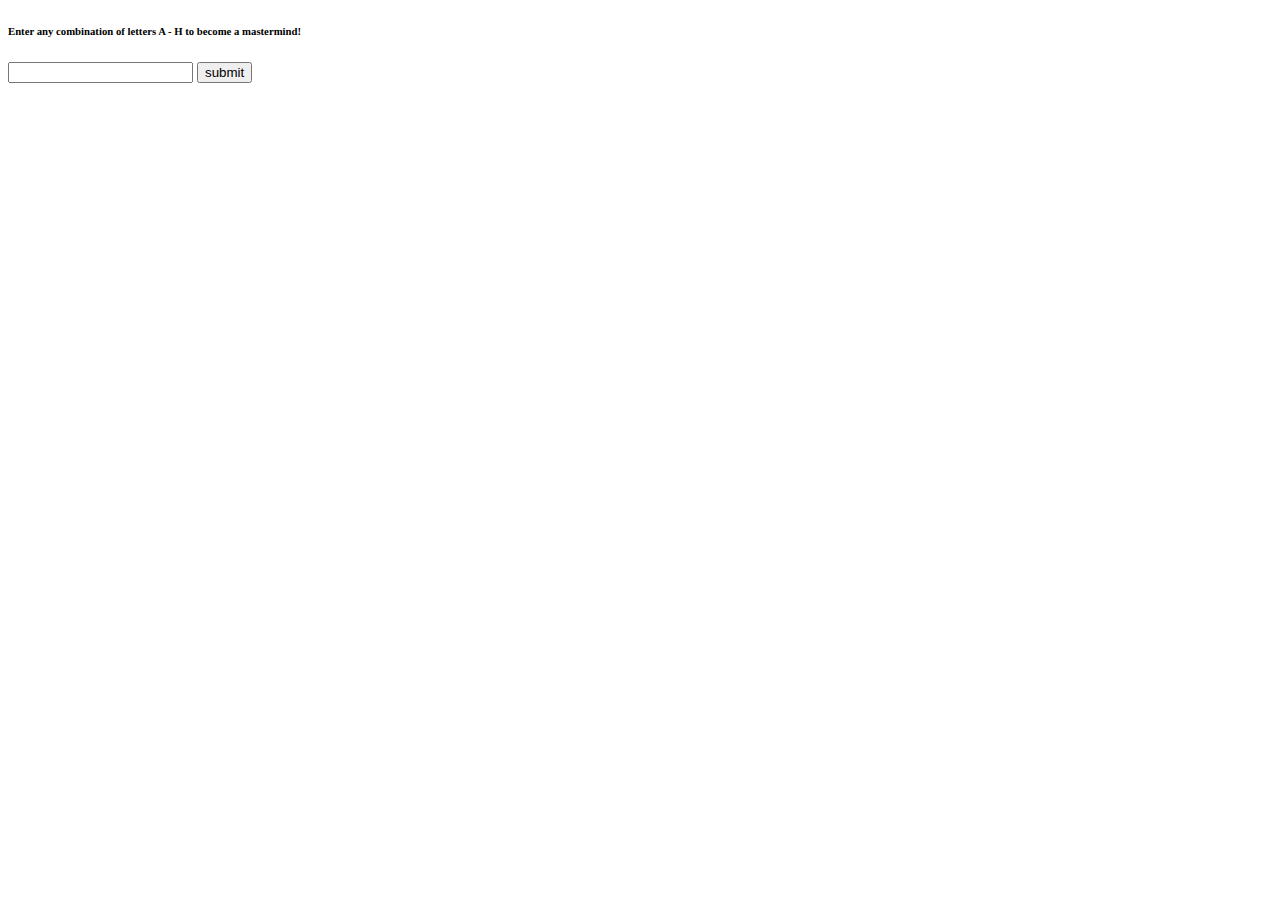
<file: projects/JSmastermind/index.html>
<!DOCTYPE html>
<html>
  <head>
    <meta charset="utf-8">
    <title>Mastermind</title>
    <link rel="stylesheet" href="style.css">
    <link rel="stylesheet" href="https://maxcdn.bootstrapcdn.com/bootstrap/4.0.0-alpha.6/css/bootstrap.min.css" integrity="sha384-rwoIResjU2yc3z8GV/NPeZWAv56rSmLldC3R/AZzGRnGxQQKnKkoFVhFQhNUwEyJ" crossorigin="anonymous">
  </head>
  <body>
    <main>
      <div id="container">
        <h6>Enter any combination of letters A - H to become a mastermind!</h6>
        <div class="">

        </div>
        <div>
          <input type="text" id='guess' name="guessTextInput" value="">
          <input type="submit" id="button" name="guessButton" value="submit">
        </div>
      </div>
    </main>
  </body>
  <script type="text/javascript" src="test.js"></script>
</html>
</file>
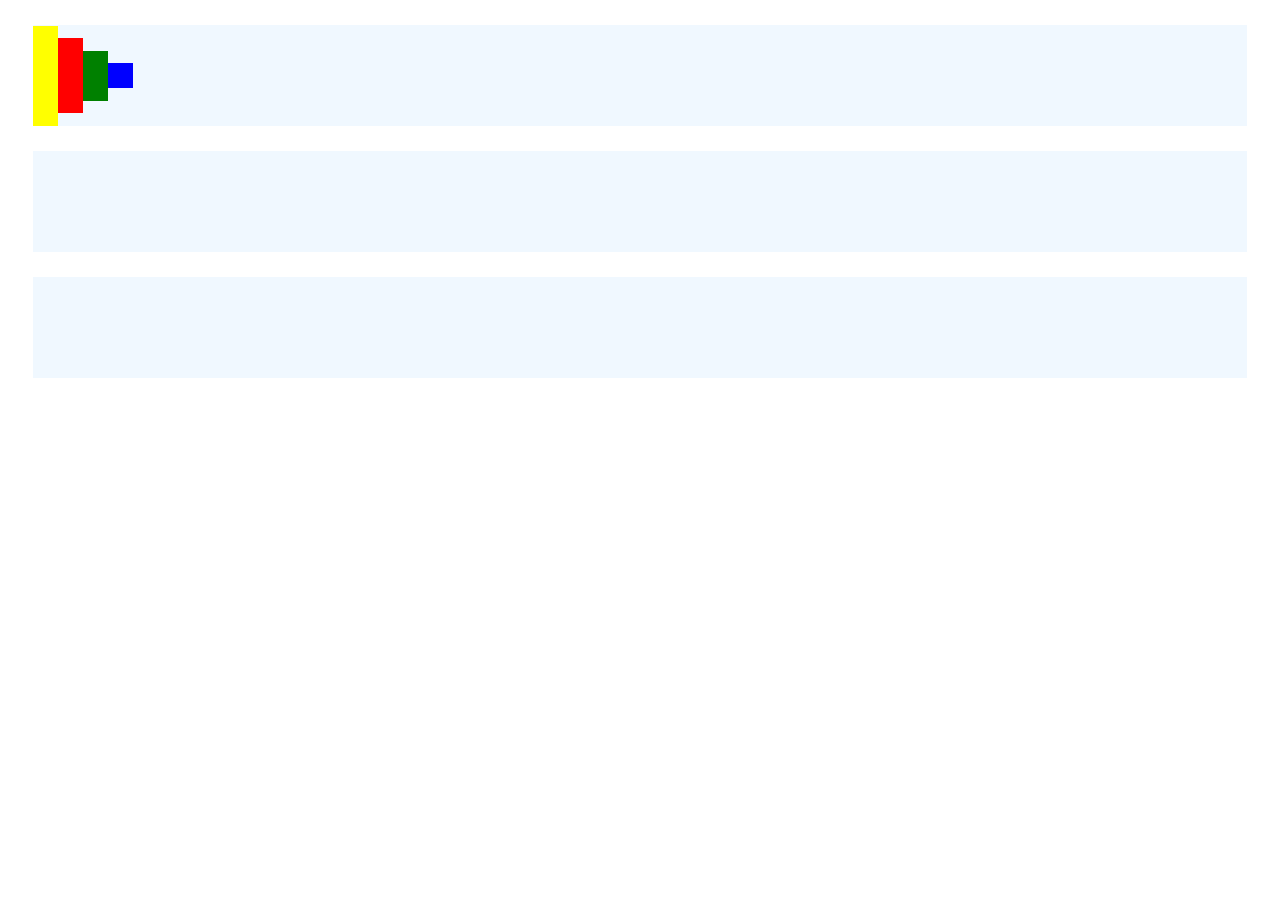
<file: projects/JStowersofhanoi/index.html>
<!DOCTYPE html>
<html>
<head>
  <meta name="viewport" content="width=device-width, initial-scale=1">
  <title>Towers of Hanoi</title>
  <link rel="stylesheet" href="style.css" />
</head>
<body>
  <div data-stack="1">
    <div data-block="100"></div>
    <div data-block="75"></div>
    <div data-block="50"></div>
    <div data-block="25"></div>
  </div>
  <div data-stack="2">
  </div>
  <div data-stack="3">
  </div>
  <div id="announce-game-won"></div>
  <script type="text/javascript" src="https://cdnjs.cloudflare.com/ajax/libs/jquery/3.2.1/jquery.min.js"></script>
  <script type="text/javascript" src="script.js"></script>
</body>
</html>
</file>
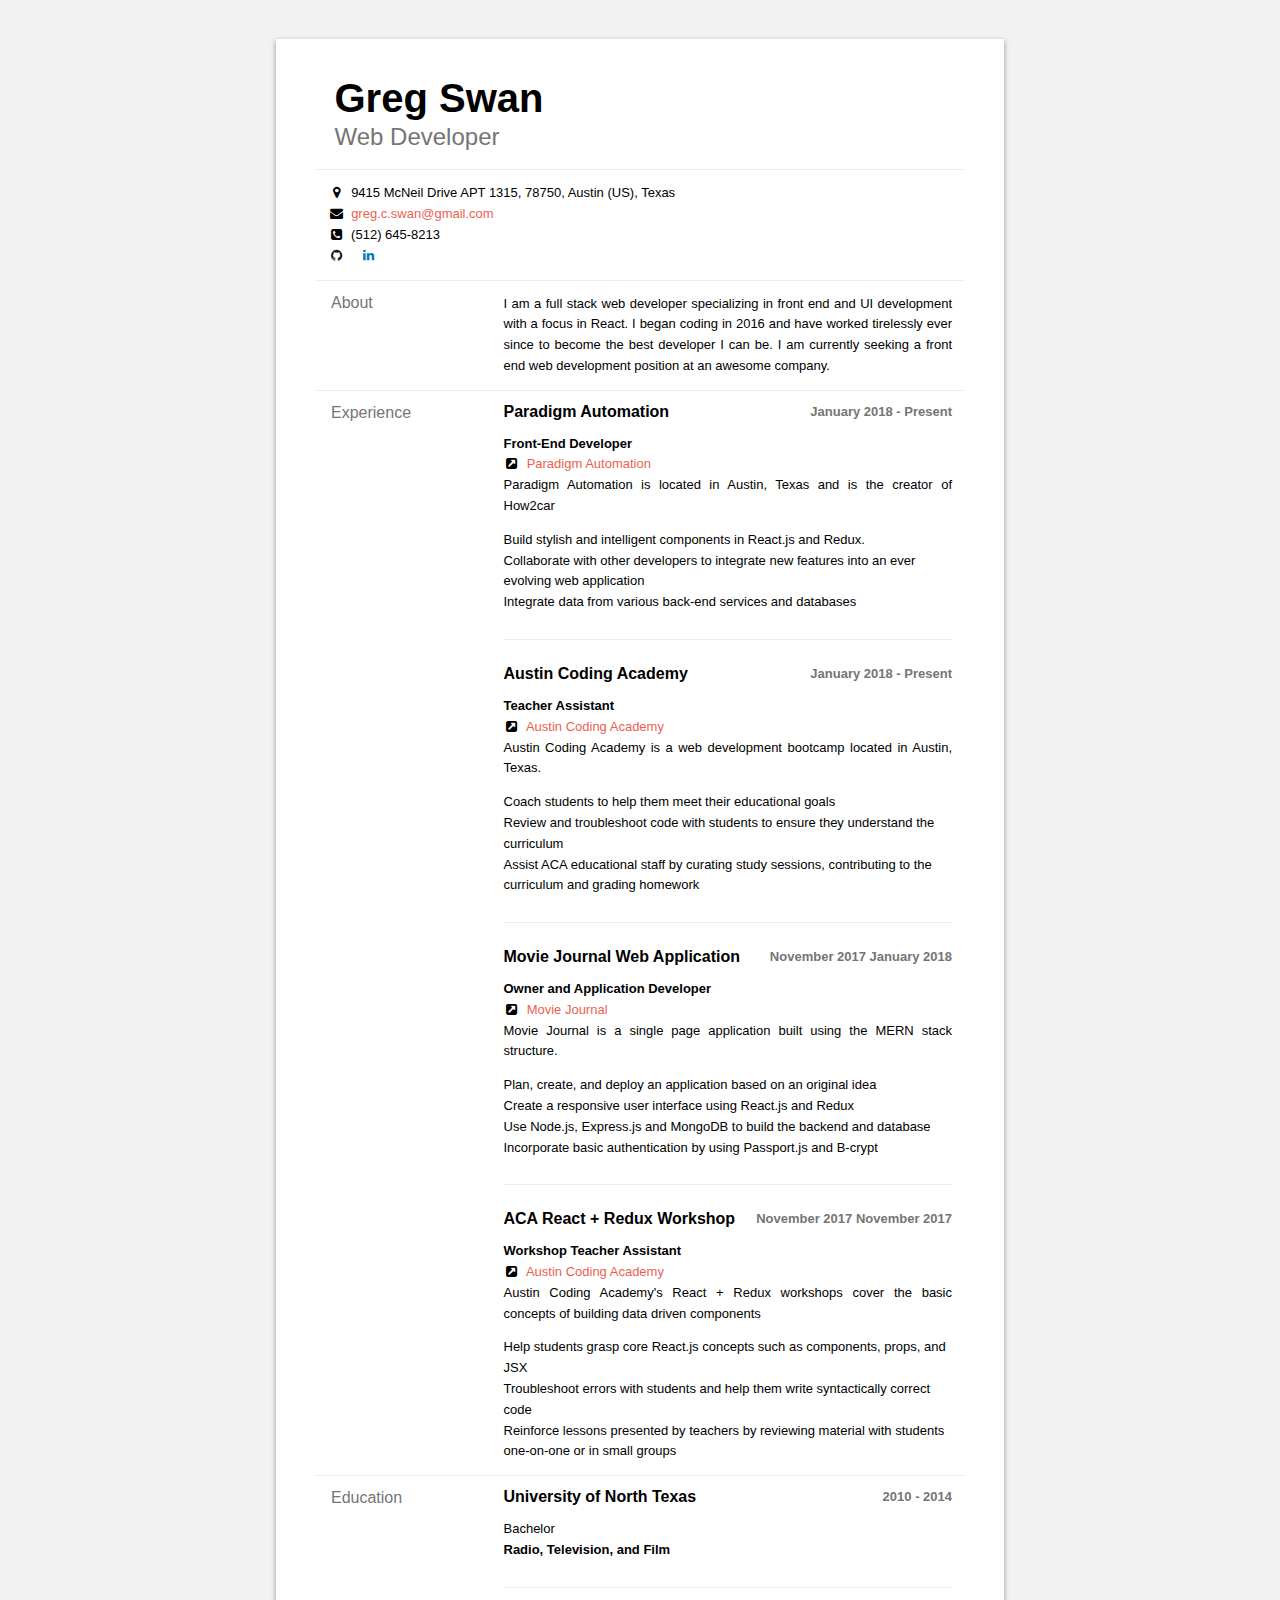
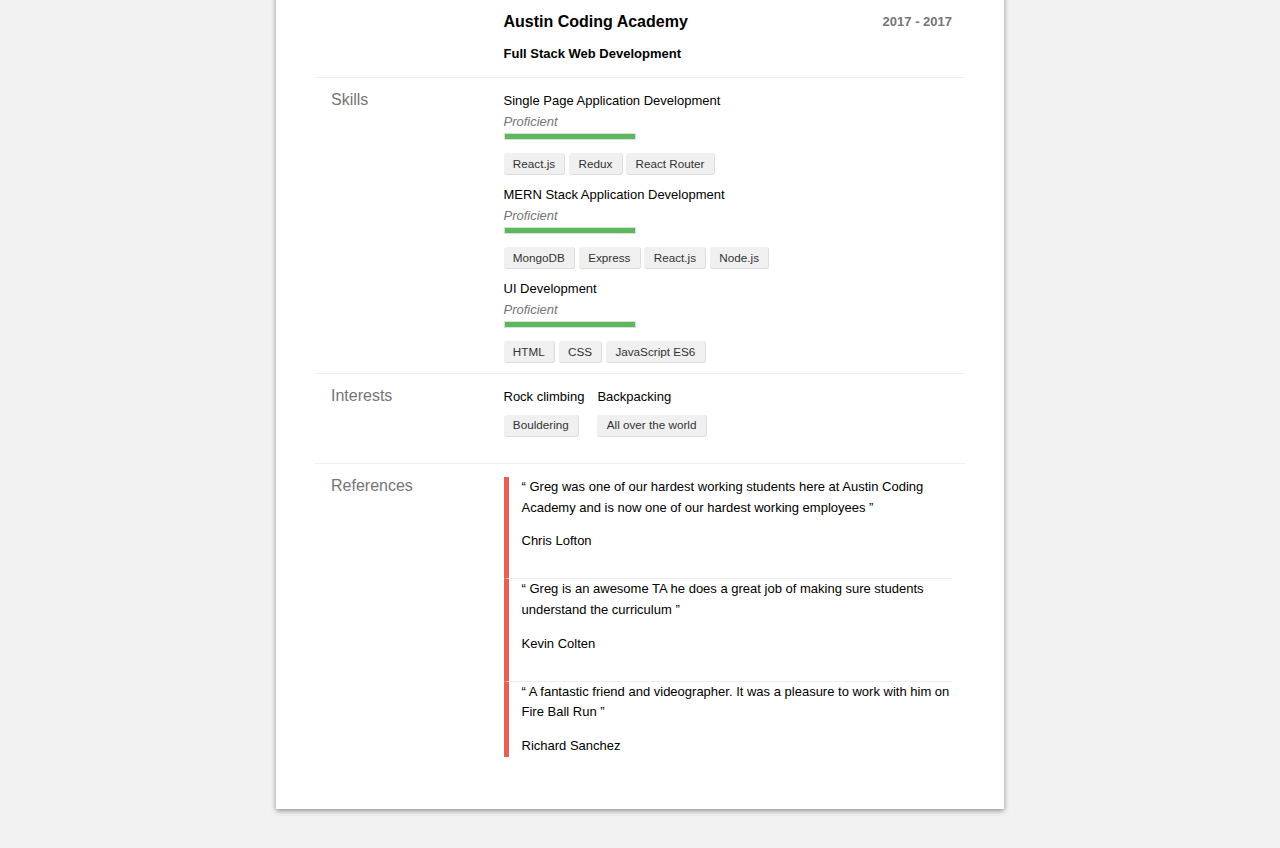
<file: pages/resume.html>
<!doctype html>
<html>
	<meta charset="utf-8" />
	<meta name="viewport" content="width=device-width, initial-scale=1.0, user-scalable=no" />
	<title>Greg Swan</title>
	<link rel="stylesheet" href="https://maxcdn.bootstrapcdn.com/font-awesome/4.4.0/css/font-awesome.min.css" />
	<link href='https://fonts.googleapis.com/css?family=Roboto:400,700,400italic' rel='stylesheet' type='text/css'>
	<style>
		/********************************************
* 	reset from
* 	http://meyerweb.com/eric/tools/css/reset/
*******************************************/
html, body, div, span, applet, object, iframe,
h1, h2, h3, h4, h5, h6, p, blockquote, pre,
a, abbr, acronym, address, big, cite, code,
del, dfn, em, img, ins, kbd, q, s, samp,
small, strike, strong, sub, sup, tt, var,
b, u, i, center,
dl, dt, dd, ol, ul, li,
fieldset, form, label, legend,
table, caption, tbody, tfoot, thead, tr, th, td,
article, aside, canvas, details, embed, 
figure, figcaption, footer, header, hgroup, 
menu, nav, output, ruby, section, summary,
time, mark, audio, video {
	margin: 0;
	padding: 0;
	border: 0;
	font-size: 100%;
	vertical-align: baseline;
}
article, aside, details, figcaption, figure, 
footer, header, hgroup, menu, nav, section {
	display: block;
}
body {
	line-height: 1;

}
ol, ul {
	list-style: none;
}
blockquote, q {
	quotes: none;
}
blockquote:before, blockquote:after,
q:before, q:after {
	content: '';
	content: none;
}
table {
	border-collapse: collapse;
	border-spacing: 0;
}
/* Custom reset */
.main-summary p, 
#publications .item,
#skills .item,
#languages .item,
#references .item,
#interests .item{
	margin: 0;
}


/****************
*		SMARTPHONES		
****************/
em {
	color: #757575;
}
p {
	margin: 1em 0;
}
blockquote {
	margin: 0;
	margin-bottom: 1em;
}
strong {
	font-weight: 700;
	font-size: 1.1em;
}
ul {
	margin-top: 1em; 
}
div.item {
	margin: 1em 0 2em;
	padding-bottom: 2em;
}
div.item:last-of-type {
	margin: 0;
	border-bottom: none;
	padding-bottom: 0;
}
p {
	text-align: justify;
}


/* Headers */
h1, h2, h3, h4, h5, h6 {
	font-weight: 700;
}
h1 {
	font-size: 2.5rem;
}
h2,
h3 {
	font-size: 1rem;
}
a {
	color: #EB5F51;
	text-decoration: none;
}
a:hover {
	text-decoration: underline;
}

/* Layout */
body {
	background: #f2f2f2;
	line-height: 1.6;
	font-size: 13px;
	font-family: "Helvetica Neue", Helvetica, Arial, sans-serif;
}

#resume {
	padding: 1rem 0;
	margin: 1rem auto;
}

#header {
	padding: 0 1em;
	margin-bottom: 1em;
}

#resume > header div {
	display: table;
	padding-left: 0.5em;
}

#resume > header div.middle {
	padding-top: 1.5em;
}

header img {
	display: block;
	width: 10em;
	border-radius: 0.275em;
	float: right;
	vertical-align: middle;
}

header .name {
	line-height: 1;
}

header .label {
	font-size: 1.5rem;
	font-weight: 400;
	color: #757575;
}

section:not(.section) {
	padding: .5em 1rem;
}

section#references {
	border-bottom:none;
}

section#basics {
	background: inherit;
	margin-bottom: 0;
}

section#skills {
	padding-bottom: 0;
}

section#education, 
section#work, 
.main-summary section {
	padding-bottom: 1em;
}

header::after {
	display: table;
	content: " ";
	clear: both;
}

h2.section-title {
	text-align: left;
	font-size: 1rem;
	font-weight: 400;
	color: #757575;
	padding: 1em 1rem 0;
	margin-bottom: 0.1275em;
}

.date {
	font-weight: 700;
	color: #757575;
}

.position, .area, .institution {
	font-weight: 700;
}

#interests .item, #languages .item {
	padding: 0 1em 1em 0;
	border-bottom: none;
}

.website::before {
	display: inline-block;
	font: normal normal normal 14px/1 FontAwesome;
	font-size: inherit;
	text-rendering: auto;
	-webkit-font-smoothing: antialiased;
	-moz-osx-font-smoothing: grayscale;
	text-decoration: none;
	min-width: 1.25em;
	margin-right: 0.25em;
	text-align: center;
	content: '\f14c';
}

#profiles, #skills, #interests, #languages {
	display: -webkit-box;
	display: -moz-box;
	display: -ms-flexbox;
	display: -webkit-flex;
	display: flex;
	-webkit-flex-flow: row wrap;
	flex-flow: row wrap;
	-webkit-justify-content: flex-start;
	justify-content: flex-start;
  padding-bottom: 1em;
}

#profiles, #location {
	box-shadow: none;
	padding: 0;
}

#profiles .item {
	margin: 0;
	padding: 0;
	padding-right: 1em;
	border-bottom: none;
}

#interests ul {
	margin-top: 0.5em;
}

#publications .name {
	font-style: italic;
}

.courses li, .keywords li{
	display: inline-block;
	background: #f0f0f0;
	font-size: 0.9em;
	line-height: 1;
	color: #333;
	padding: 0.4em 0.8em;
	border-bottom: 1px solid #ddd;
	border-right: 1px solid #ddd;
	border-radius: 3px;
}

#publications .date {
	font-weight: normal;
	color: #000;	
}

#skills .item {
	min-width: 15em;
	padding: 0 .5em .8em 0;
	border-bottom: none;
}


/* Skills chart */
#skills .level .bar {
	border: 1px solid #ddd;
	display: block;
	width: 10em;
	height: 5px;
	margin: 0em 0 1em 0;
	position: relative;
}

#skills .level .bar::after {
	position: absolute;
	content: " ";
	top: 0;
	left: 0;
	background: black;
	height: 5px;
}

#skills .level.beginner .bar::after {
	background: #EB5F51;
	width: 2.5em;
} 

#skills .level.intermediate .bar::after {
	background: #ffdf1f;
	width: 5em;
} 

#skills .level.advanced .bar::after {
	background: #59C596;
	width: 7.5em;
} 

#skills .level.master .bar::after {
	background: #5CB85C;
	width: 10em;
}

#references .item {
	padding-left: 1em;
	border-left: 5px solid #EB5F51;
}

.fa.social {
	margin-right: 0.25em;
	font-size: 1.1em;
}

/* Social Media Brand Colors */
.google-plus {
	color: #dd4b39;	
}

.tumblr {
	color:#32506d;
}

.foursquare {
	color:  #0072b1;
}

.facebook {
	color: #3b5998;
}

.linkedin {
	color: #007bb6;
}

.pinterest {
	color: #cb2027;
}

.dribbble {
	color: #ea4c89;
}

.instagram {
	color: #517fa4;
}

.twitter {
	color: #00aced;
}

.soundcloud { 
	color: #ff3a00;
}

.wordpress {
	color: #21759b;
}

.youtube {
	color: #bb0000;
}

.github {
	color: #171515;
}

.stack-overflow {
	color: #828386;
	position: relative;
}

.flickr {
	color: #ff0084;
}      

.stack-overflow::after {
	position: absolute;
	left: 0;
	content: '\f16c';
	color: #f68a1f;
	overflow: hidden;
	height: 40%;
}

/******************
*		HELPER CLASSES	
******************/
.fa {
	min-width: 1.25em;
	margin-right: 0.25em;
	text-align: center;
}

.clear {
	display: table;
	clear: both;
}


/****************
*		TABLET
****************/
@media screen and (min-width: 602px) { 
	
	#resume {
		width: 550px;
		margin: 0 auto;
	}
	section > header > h3 {
		float:left;
	}
	section > header > .date {
		float: right;
		line-height: 1.3;
	}

}


/****************
*		LAPTOP	
****************/
@media screen and (min-width: 1025px) { 
	
	#resume {
		width: 650px;		
		padding: 3em;
		margin: 3em auto;
		background: #fff;
		box-shadow: 0 2px 5px rgba(0, 0, 0, 0.4);
	}

	.section {
		display: -webkit-box;
		display: -moz-box;
		display: -ms-flexbox;
		display: -webkit-flex;
		display: flex;
		-webkit-flex-flow: row wrap;
		flex-flow: row wrap;
		-webkit-justify-content: space-between;
		justify-content: space-between;
		margin-bottom: 1em;
		margin-top: 1em;
		border-bottom: 1px solid #eee;
	}

	.section:last-of-type {
		border-bottom: none;
		margin-bottom: 0;
	}

	section > header {
		line-height: 1;
		padding-bottom: 1em; 
	}

	h2.section-title {
		line-height: 1.1;
		padding-top: 0;
	}

	section:not(.section) {
		width: 34.5em;
		padding: 0 1em 1em 0;
		margin-top:0;
		border: none;
	}

	section p {
		margin: 0;
	}

	section#basics {
		width: auto;
		padding-top: 1em;
		padding-left: 1em;
		padding-bottom: 0;
		border-top: 1px solid #eee;
		border-bottom: 1px solid #eee;
	}

	#profiles .item{
		padding-bottom: 1em;
	}

	div {
		padding: 0;
	}

	#skills .item {
		padding-left:0;
		margin-top: 0;
	}

	div.item {
		margin-top: 0;
		border-bottom: 1px solid #eee;
	}

}
	</style>
	

	<body>
		<div id="resume-body">
			
		<div id="resume">
				<header id="header">
						<div>
							<h1 class="name">Greg Swan</h1>
							<h2 class="label">Web Developer</h2>
						</div>

				</header>
				
				<section id="basics">
					
						<div id="location">
							<span class="fa fa-map-marker"></span>
							<span class="address">
								9415 McNeil Drive APT 1315,
							</span>
							<span class="postalCode">
								78750,
							</span>
							<span class="city">
								Austin
							</span>
							<span class="countryCode">
								(US),
							</span>
							<span class="region">
								Texas
							</span>
						</div>

					<div id="contact">
						<div class="email">
							<span class="fa fa-envelope"></span>
							<a href="mailto:greg.c.swan@gmail.com">greg.c.swan@gmail.com</a>
						</div>
						<div class="phone">
							<span class="fa fa-phone-square"></span>
							(512) 645-8213
						</div>
					</div>
				

					<div id="profiles">
						<div class="item">
							<a href="https://github.com/gcswan"><span class="network fa fa-github github"></span></a>
						</div>
						<div class="item">
							<a href="https://www.linkedin.com/in/greg-c-swan-89732a98/"><span class="network fa fa-linkedin linkedin"></span></a>
						</div>
					</div>
				</section>

				<section class="section main-summary">
					<h2 class='section-title'>About</h2>
					<section>
						<p>I am a full stack web developer specializing in front end and UI development with a focus in React. I began coding in 2016 and have worked tirelessly ever since to become the best developer I can be. I am currently seeking a front end web development position at an awesome company.</p>
					</section>
				</section>

				</section>

				<section class="section">
					<h2 class='section-title'>Experience</h2>
					<section id="work">
						<header>
							<h3 class="name">
								Paradigm Automation
							</h3>
							<div class="date">
								<span class="startDate">
									January 2018
								</span>
								<span class="endDate">
									- Present
								</span>
							</div>
						</header>
							<div class="item">
								<div class="position">
									Front-End Developer
								</div>
								<div class="website">
									<a href="paradigmautomation.co">Paradigm Automation</a>
								</div>
								<div class="summary">
									<p>Paradigm Automation is located in Austin, Texas and is the creator of How2car</p>
								</div>
								<ul class="highlights">
									<li>Build stylish and intelligent components in React.js and Redux.</li>
									<li>Collaborate with other developers to integrate new features into an ever evolving web application</li>
									<li>Integrate data from various back-end services and databases</li>
								</ul>
							</div>
						<header>
							<h3 class="name">
								Austin Coding Academy
							</h3>
							<div class="date">
								<span class="startDate">
									January 2018
								</span>
								<span class="endDate">
									- Present
								</span>
							</div>
						</header>
						<div class="item">
							<div class="position">
								Teacher Assistant
							</div>
							<div class="website">
								<a href="https://austincodingacademy.com/">Austin Coding Academy</a>
							</div>
							<div class="summary">
								<p>Austin Coding Academy is a web development bootcamp located in Austin, Texas.</p>
							</div>
							<ul class="highlights">
								<li>Coach students to help them meet their educational goals</li>
								<li>Review and troubleshoot code with students to ensure they understand the curriculum</li>
								<li>Assist ACA educational staff by curating study sessions, contributing to the curriculum and grading homework</li>
							</ul>
						</div>
						<header>
							<h3 class="name">
								Movie Journal Web Application
							</h3>
							<div class="date">
								<span class="startDate">
									November 2017
								</span>
								<span class="endDate">
									January 2018 
								</span>
							</div>
						</header>
						<div class="item">
						<div class="position">
							Owner and Application Developer
						</div>
						<div class="website">
							<a href="https://fast-reef-67964.herokuapp.com/">Movie Journal</a>
						</div>
						<div class="summary">
							<p>Movie Journal is a single page application built using the MERN stack structure.</p>
						</div>
						<ul class="highlights">
							<li>Plan, create, and deploy an application based on an original idea</li>
							<li>Create a responsive user interface using React.js and Redux</li>
							<li>Use Node.js, Express.js and MongoDB to build the backend and database</li>
							<li>Incorporate basic authentication by using Passport.js and B-crypt</li>
						</ul>
					</div>
						<header>
							<h3 class="name">
								ACA React + Redux Workshop
							</h3>
							<div class="date">
								<span class="startDate">
									November 2017
								</span>
								<span class="endDate">
									November 2017
								</span>
							</div>
						</header>
						<div class="item">
						<div class="position">
							Workshop Teacher Assistant
						</div>
						<div class="website">
							<a href="https://austincodingacademy.com/">Austin Coding Academy</a>
						</div>
						<div class="summary">
							<p>Austin Coding Academy's React + Redux workshops cover the basic concepts of building data driven components</p>
						</div>
						<ul class="highlights">
							<li>Help students grasp core React.js concepts such as components, props, and JSX</li>
							<li>Troubleshoot errors with students and help them write syntactically correct code</li>
							<li>Reinforce lessons presented by teachers by reviewing material with students one-on-one or in small groups</li>
						</ul>
					</div>
					</section>
				</section>
		
				<section class="section">
					<h2 class='section-title'>Education</h2>
					<section id="education">
							<header>
									<h3 class="institution">
										University of North Texas
									</h3>
								<div class="date">
									<span class="startDate">
										2010
									</span>
									<span class="endDate">
										- 2014
									</span>
								</div>
							</header>
							<div class="item">
									<div class="studyType">
										Bachelor
									</div>
									<div class="area">
										Radio, Television, and Film
									</div>
							</div>
							<header>
									<h3 class="institution">
										Austin Coding Academy
									</h3>
								<div class="date">
									<span class="startDate">
										2017
									</span>
									<span class="endDate">
										- 2017
									</span>
								</div>
							</header>
							<div class="item">
									<div class="area">
										Full Stack Web Development
									</div>
							</div>
					</section>
				</section>

		
		
				<section class="section">
					<h2 class='section-title'>Skills</h2>
					<section id="skills">
						<div class="item">
							<div class="name">
								Single Page Application Development
							</div>
							<div class="level master">
								<em>Proficient</em>
								<div class="bar"></div>
							</div>
							<ul class="keywords">
								<li>React.js</li>
								<li>Redux</li>
								<li>React Router</li>
							</ul>
						</div>
						<div class="item">
							<div class="name">
								MERN Stack Application Development
							</div>
							<div class="level master">
								<em>Proficient</em>
								<div class="bar"></div>
							</div>
							<ul class="keywords">
								<li>MongoDB</li>
								<li>Express</li>
								<li>React.js</li>
								<li>Node.js</li>
							</ul>
						</div>
						<div class="item">
							<div class="name">
								UI Development
							</div>
							<div class="level master">
								<em>Proficient</em>
								<div class="bar"></div>
							</div>
							<ul class="keywords">
								<li>HTML</li>
								<li>CSS</li>
								<li>JavaScript ES6</li>
							</ul>
						</div>
					</section>
				</section>


				<section class="section">
					<h2 class='section-title' class='section-title'>Interests</h2>
					<section id="interests">
						<div class="item">
							<div class="name">
								Rock climbing
							</div>
							<ul class="keywords">
								<li>Bouldering</li>
							</ul>
						</div>
						<div class="item">
							<div class="name">
								Backpacking
							</div>
							<ul class="keywords">
								<li>All over the world</li>
							</ul>
						</div>
					</section>
				</section>
		
				<section class="section">
					<h2 class='section-title'>References</h2>
					<section id="references">
						<div class="item">
							<blockquote class="reference">
								&#8220;&#32;Greg was one of our hardest working students here at Austin Coding Academy and is now one of our hardest working employees&#32;&#8221;
							</blockquote>
							<div class="name">
								Chris Lofton
							</div>
						</div>
						<div class="item">
							<blockquote class="reference">
								&#8220;&#32;Greg is an awesome TA he does a great job of making sure students understand the curriculum&#32;&#8221;
							</blockquote>
							<div class="name">
								Kevin Colten
							</div>
						</div>
						<div class="item">
							<blockquote class="reference">
								&#8220;&#32;A fantastic friend and videographer. It was a pleasure to work with him on Fire Ball Run&#32;&#8221;
							</blockquote>
							<div class="name">
								Richard Sanchez
							</div>
						</div>
					</section>
				</section>
		</div>
	</div>		
	</body>
	
</html>
</file>
<file: projects/JSmastermind/style.css>
table {
  margin:auto;
}
.input {
  border: solid 1px black;
  width: 50%;
}
tr {
  border: solid 2px black;
  height: 50px;
}
#guessBox {
  border: 1px solid black;
}
</file>
<file: projects/JStowersofhanoi/style.css>
[data-stack] {
  display: flex;
  justify-content: flex-start;
  align-items: center;
  height: 101px;
  background-color: aliceblue;
  margin: 25px;
}

[data-block] {
  width: 25px;
  float: left;
}

[data-block="25"] {
  height: 25px;
  background-color: blue;
}

[data-block="50"] {
  height: 50px;
  background-color: green;
}

[data-block="75"] {
  height: 75px;
  background-color: red;
}

[data-block="100"] {
  height: 100px;
  background-color: yellow;
}

#announce-game-won {
  font-size: 50px;
  text-align: center;
}
</file>
